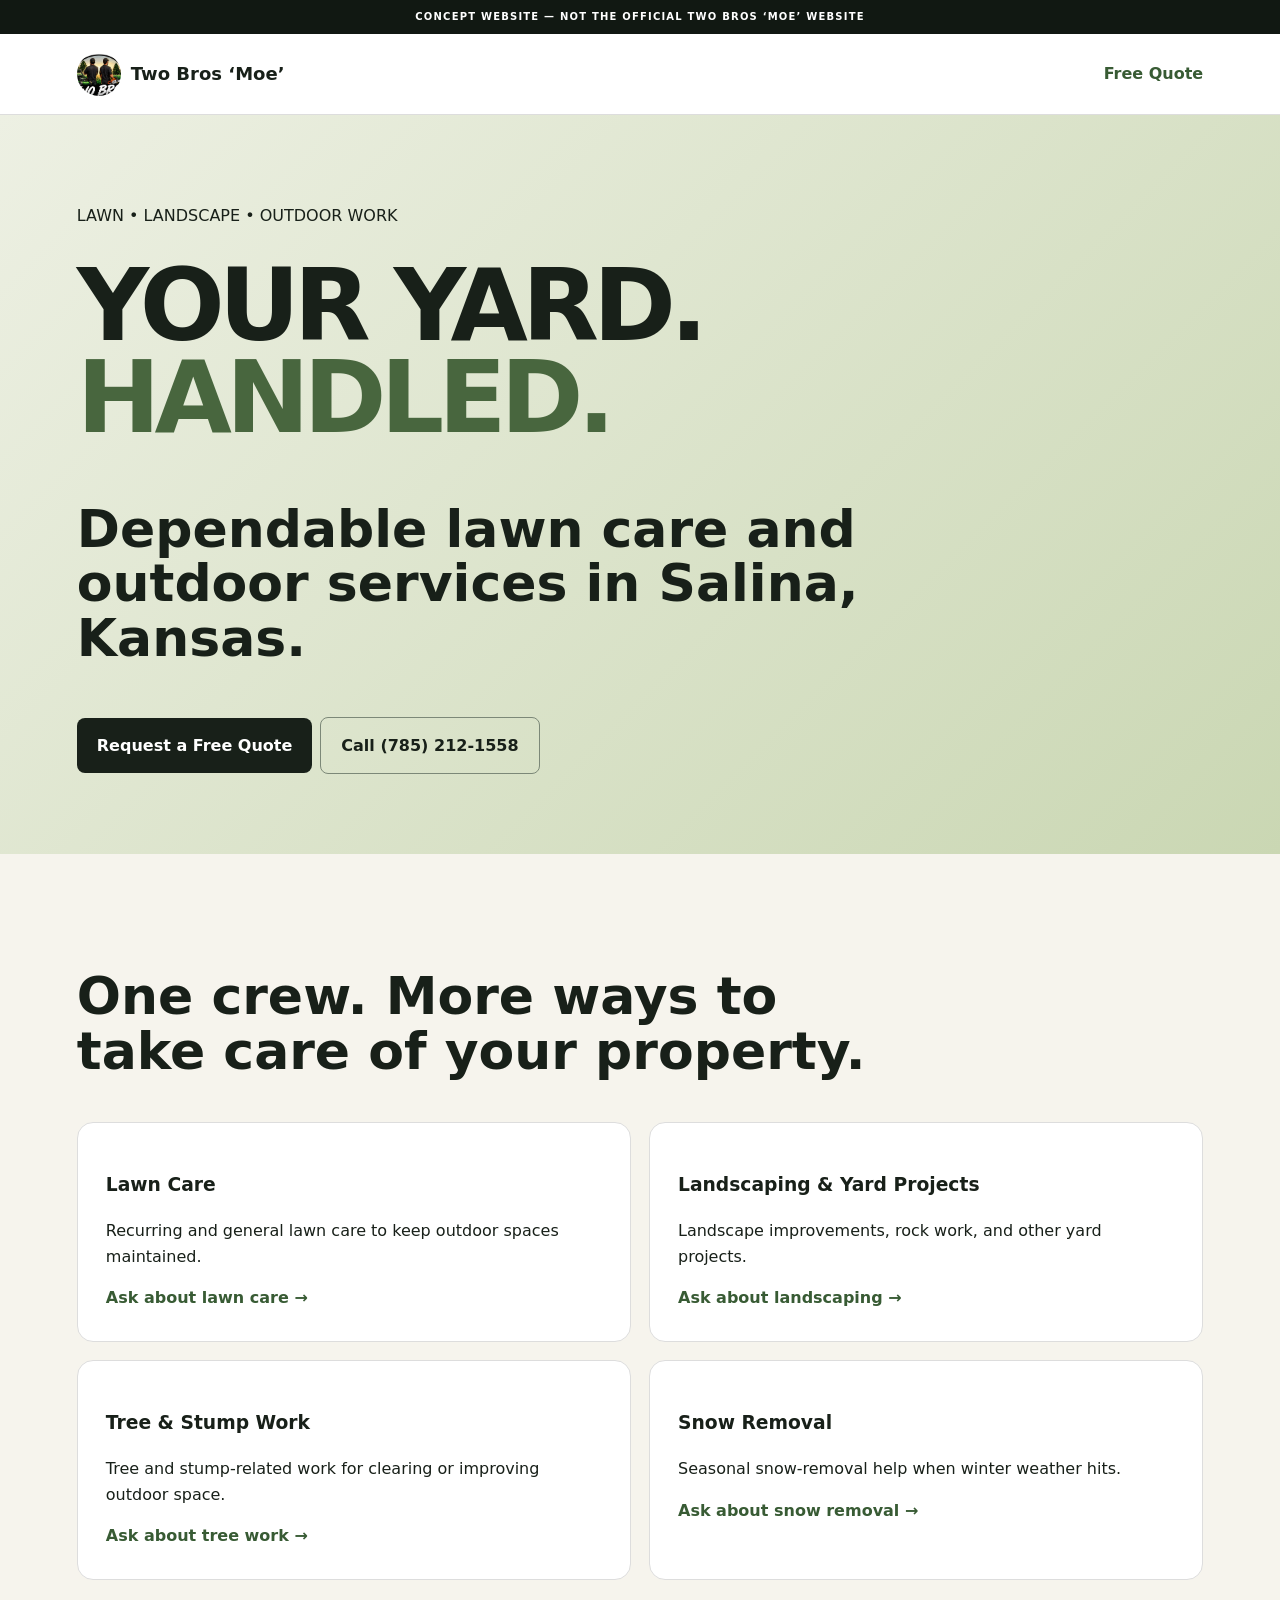
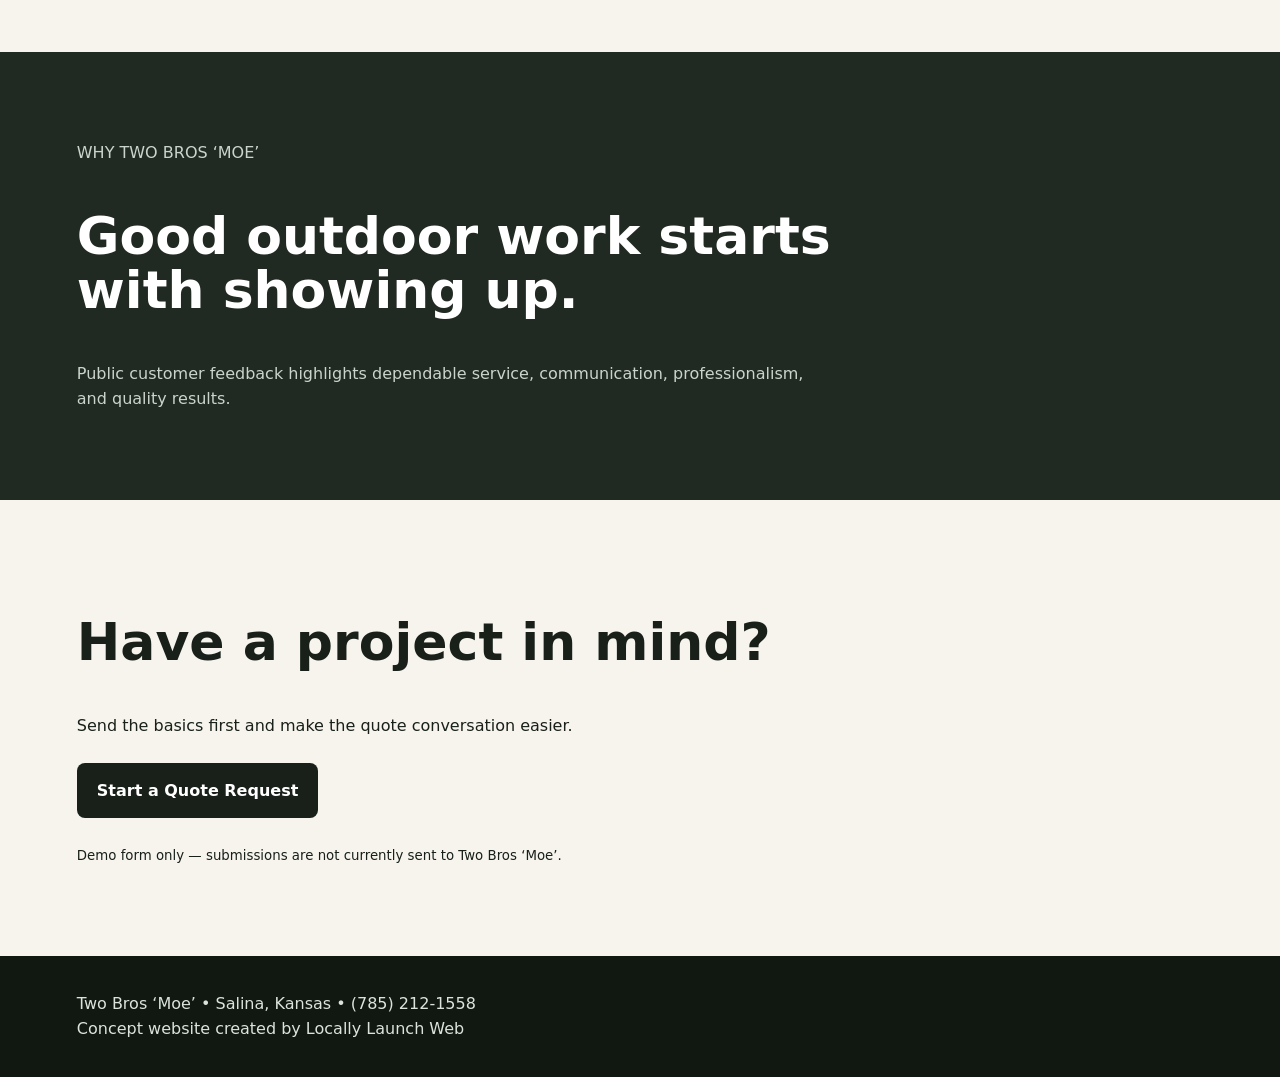
<file: index.html>
<!doctype html><html><head><!-- Two Bros Moe demo v4 --><meta charset="utf-8"><meta name="viewport" content="width=device-width,initial-scale=1"><title>Two Bros ‘Moe’ | Salina, Kansas</title><link rel="stylesheet" href="styles-v4.css?v=4"><link rel="icon" href="favicon-v4.png?v=4"></head><body><div class="demo">CONCEPT WEBSITE — NOT THE OFFICIAL TWO BROS ‘MOE’ WEBSITE</div><header><div class="brand"><img src="two-bros-moe-logo-v4.png?v=4" alt="Two Bros Moe concept logo"><b>Two Bros ‘Moe’</b></div><a href="quote.html">Free Quote</a></header><main><section class="hero"><p>LAWN • LANDSCAPE • OUTDOOR WORK</p><h1>YOUR YARD.<br><span>HANDLED.</span></h1><h2>Dependable lawn care and outdoor services in Salina, Kansas.</h2><div><a class="button" href="quote.html">Request a Free Quote</a><a class="button alt" href="tel:+17852121558">Call (785) 212-1558</a></div></section><section><h2>One crew. More ways to take care of your property.</h2><div class="grid"><article><h3>Lawn Care</h3><p>Recurring and general lawn care to keep outdoor spaces maintained.</p><a href="quote.html?service=Lawn%20Care">Ask about lawn care →</a></article><article><h3>Landscaping & Yard Projects</h3><p>Landscape improvements, rock work, and other yard projects.</p><a href="quote.html?service=Landscaping">Ask about landscaping →</a></article><article><h3>Tree & Stump Work</h3><p>Tree and stump-related work for clearing or improving outdoor space.</p><a href="quote.html?service=Tree%20%26%20Stump%20Work">Ask about tree work →</a></article><article><h3>Snow Removal</h3><p>Seasonal snow-removal help when winter weather hits.</p><a href="quote.html?service=Snow%20Removal">Ask about snow removal →</a></article></div></section><section class="dark"><p>WHY TWO BROS ‘MOE’</p><h2>Good outdoor work starts with showing up.</h2><p>Public customer feedback highlights dependable service, communication, professionalism, and quality results.</p></section><section><h2>Have a project in mind?</h2><p>Send the basics first and make the quote conversation easier.</p><a class="button" href="quote.html">Start a Quote Request</a><p><small>Demo form only — submissions are not currently sent to Two Bros ‘Moe’.</small></p></section></main><footer>Two Bros ‘Moe’ • Salina, Kansas • (785) 212-1558<br>Concept website created by Locally Launch Web</footer></body></html>
</file>
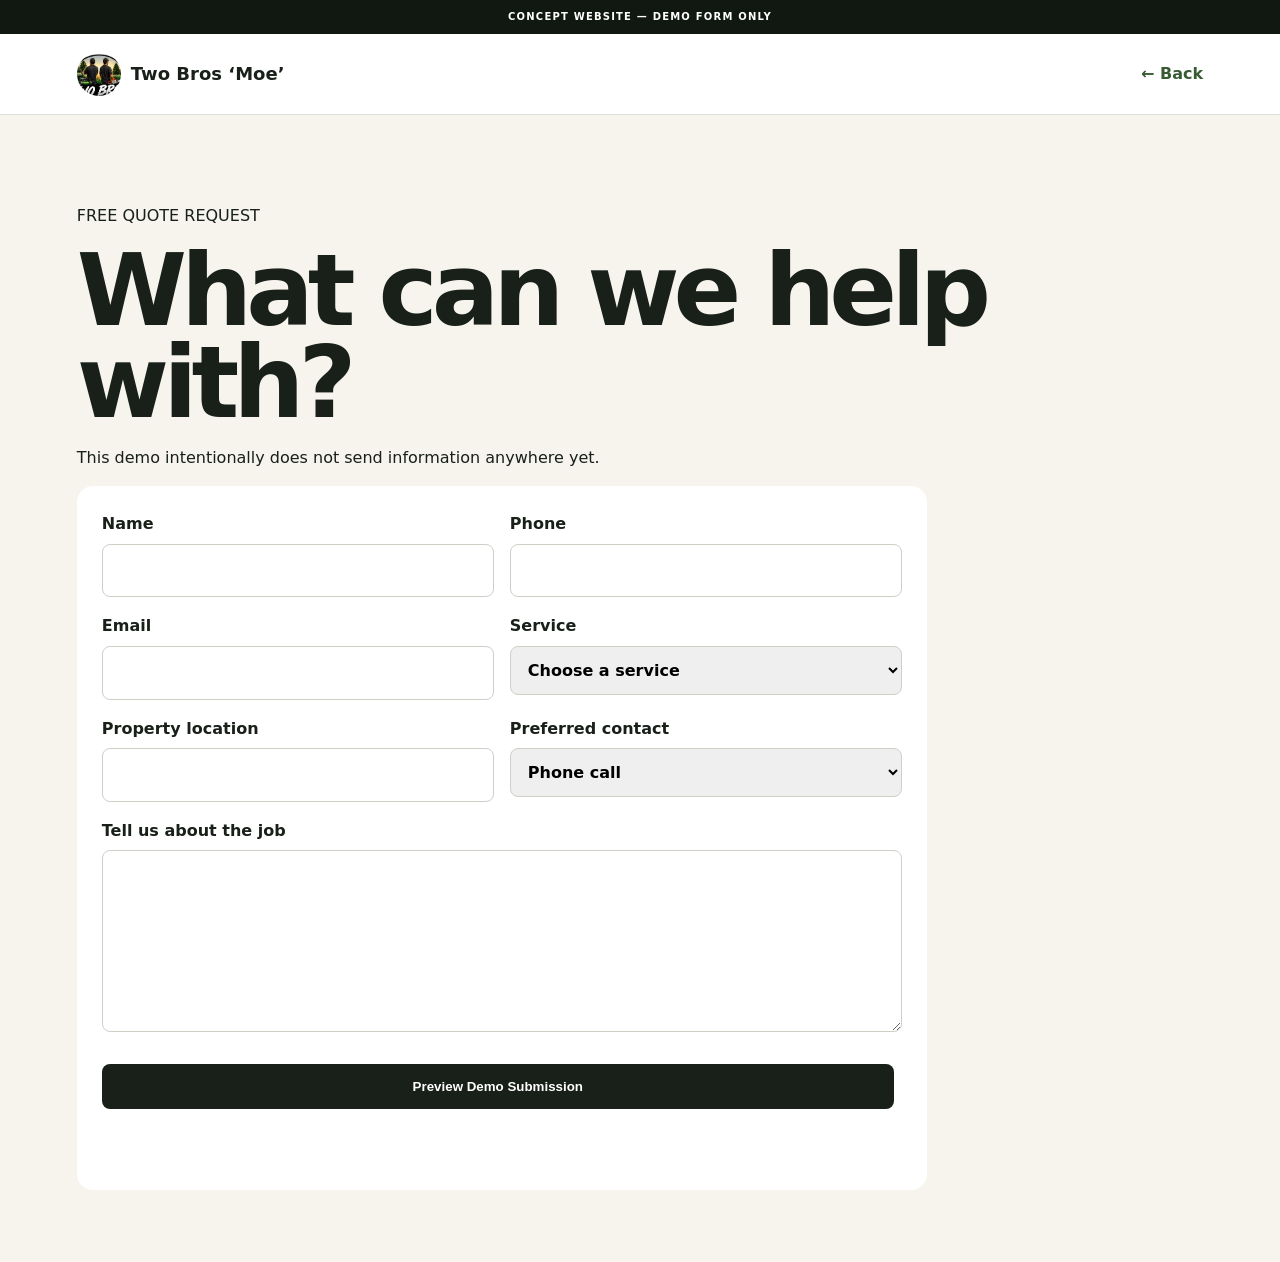
<file: quote.html>
<!doctype html><html><head><!-- Two Bros Moe demo v4 --><meta charset="utf-8"><meta name="viewport" content="width=device-width,initial-scale=1"><title>Free Quote | Two Bros ‘Moe’</title><link rel="stylesheet" href="styles-v4.css?v=4"><link rel="icon" href="favicon-v4.png?v=4"></head><body><div class="demo">CONCEPT WEBSITE — DEMO FORM ONLY</div><header><div class="brand"><img src="two-bros-moe-logo-v4.png?v=4" alt="Two Bros Moe concept logo"><b>Two Bros ‘Moe’</b></div><a href="index.html">← Back</a></header><main><section><p>FREE QUOTE REQUEST</p><h1>What can we help with?</h1><p>This demo intentionally does not send information anywhere yet.</p><form id="quoteForm"><label>Name<input required></label><label>Phone<input type="tel" required></label><label>Email<input type="email"></label><label>Service<select id="service" required><option value="">Choose a service</option><option>Lawn Care</option><option>Landscaping</option><option>Tree & Stump Work</option><option>Snow Removal</option><option>Other Outdoor Work</option></select></label><label>Property location<input></label><label>Preferred contact<select><option>Phone call</option><option>Text message</option><option>Email</option></select></label><label class="wide">Tell us about the job<textarea rows="6" required></textarea></label><button class="button wide">Preview Demo Submission</button><p id="message" class="wide"></p></form></section></main><script src="script-v4.js?v=4"></script></body></html>
</file>
<file: styles-v4.css>
/* Two Bros Moe demo v4 */
*{box-sizing:border-box}body{margin:0;background:#f6f4ed;color:#182019;font:16px/1.6 system-ui,-apple-system,sans-serif}a{color:#385b34;text-decoration:none;font-weight:800}.demo{padding:9px;background:#111812;color:white;text-align:center;font-size:10px;font-weight:900;letter-spacing:.12em}header{padding:18px max(6vw,20px);display:flex;justify-content:space-between;align-items:center;background:#fff;border-bottom:1px solid #ddd}main section{padding:72px max(6vw,20px)}.hero{min-height:620px;display:flex;flex-direction:column;justify-content:center;background:linear-gradient(135deg,#edf0e3,#cad7b3)}h1{font-size:clamp(55px,10vw,100px);line-height:.92;letter-spacing:-.06em;margin:15px 0}h1 span{color:#48663e}h2{font-size:clamp(32px,5vw,52px);line-height:1.05;max-width:800px}.button{display:inline-block;padding:15px 20px;margin:8px 8px 8px 0;background:#182019;color:#fff;border:0;border-radius:8px;font-weight:900}.alt{background:transparent;color:#182019;border:1px solid #7c8878}.grid{display:grid;grid-template-columns:repeat(2,1fr);gap:18px}.grid article{padding:28px;background:#fff;border:1px solid #ddd;border-radius:16px;min-height:220px}.dark{background:#202922;color:#fff}.dark p{max-width:750px;color:#cbd4cc}footer{padding:35px max(6vw,20px);background:#111812;color:#dce3dd}form{max-width:850px;display:grid;grid-template-columns:1fr 1fr;gap:16px;background:#fff;padding:25px;border-radius:16px}label{font-weight:800}input,select,textarea{width:100%;margin-top:7px;padding:13px;border:1px solid #ccd1c8;border-radius:8px;font:inherit}.wide{grid-column:1/-1}#message{color:#48663e;font-weight:800}@media(max-width:650px){.grid,form{grid-template-columns:1fr}.wide{grid-column:1}.hero{min-height:560px}header{font-size:14px}}
.brand{display:flex;align-items:center;gap:10px}.brand img{width:44px;height:44px;object-fit:cover;border-radius:50%;background:#fff;flex:0 0 auto}.brand b{font-size:18px}

@media(max-width:560px){.brand img{width:38px;height:38px}.brand{gap:8px}.brand b{font-size:16px}}
</file>
